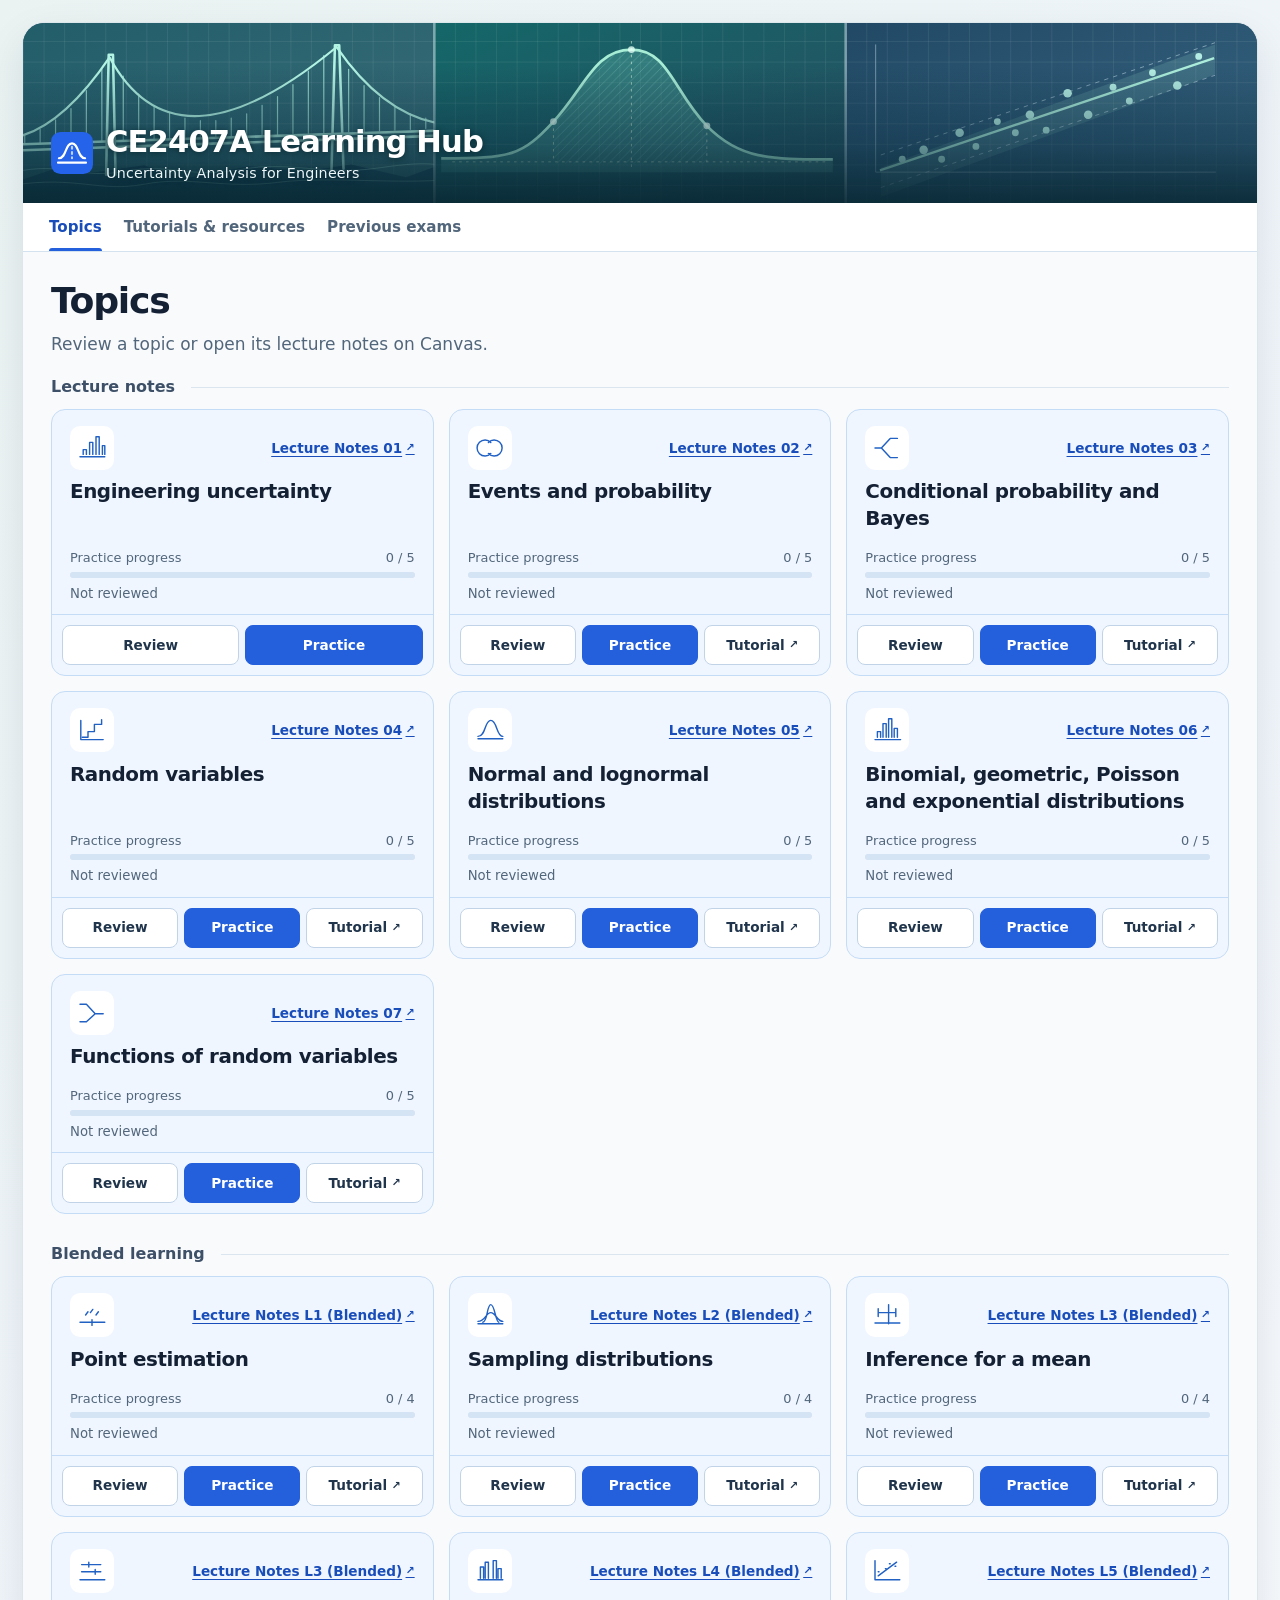
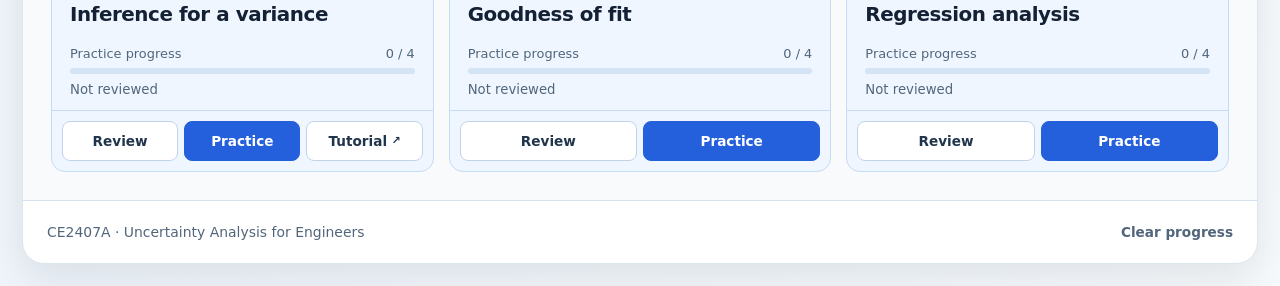
<file: index.html>
<!doctype html>
<html lang="en">
<head>
  <meta charset="utf-8">
  <meta name="viewport" content="width=device-width,initial-scale=1">
  <meta name="theme-color" content="#163b50">
  <meta name="description" content="Review CE2407A lecture concepts, work through examples and practise uncertainty analysis for engineers.">
  <title>CE2407A Learning Hub</title>
  <link rel="icon" href="assets/mark.svg" type="image/svg+xml">
  <link rel="stylesheet" href="styles.css?v=exams-nav">
  <link rel="stylesheet" href="exam-workbook.css?v=canvas-originals-1">
  <script defer src="chapters-a.js?v=lecture-notes-1"></script>
  <script defer src="chapters-b.js?v=distribution-models-1"></script>
  <script defer src="chapters-c.js?v=lecture-notes-1"></script>
  <script defer src="practice-format.js"></script>
  <script defer src="resources.js?v=canvas-originals-1"></script>
  <script defer src="assets/diagrams.js"></script>
  <script defer src="exam-workbook.js?v=canvas-originals-1"></script>
  <script defer src="app.js?v=exams-nav"></script>
</head>
<body>
  <a href="#main" class="skip">Skip to content</a>
  <div class="shell">
    <header class="masthead">
      <a class="brand" href="#/" aria-label="CE2407A Learning Hub home">
        <img src="assets/mark.svg" alt="" width="42" height="42">
        <span><strong>CE2407A</strong> Learning Hub<small>Uncertainty Analysis for Engineers</small></span>
      </a>
    </header>
    <nav class="topnav" aria-label="Hub navigation">
      <a href="#/" id="nav-topics">Topics</a>
      <a href="#/resources" id="nav-resources">Tutorials &amp; resources</a>
      <a href="#/exams" id="nav-exams">Previous exams</a>
    </nav>
    <p id="storage-notice" class="notice" hidden>Progress is available for this visit. Your browser could not save it on this device.</p>
    <main id="main" tabindex="-1"><noscript>Enable JavaScript to use the topic reviews and practice sets.</noscript></main>
    <footer><span>CE2407A · Uncertainty Analysis for Engineers</span><button id="clear" class="text-action" type="button">Clear progress</button></footer>
  </div>
  <dialog id="clear-dialog" aria-labelledby="clear-title">
    <h2 id="clear-title">Clear this browser’s progress?</h2>
    <p>Your topic progress, exam notes, review flags and saved practice data will be removed from this browser.</p>
    <form method="dialog" class="actions"><button class="button" value="cancel" autofocus>Cancel</button><button class="button danger" value="confirm">Clear progress</button></form>
  </dialog>
  <dialog id="diagram-dialog" class="diagram-dialog" aria-labelledby="diagram-title">
    <div class="dialog-head"><h2 id="diagram-title">Concept diagram</h2><form method="dialog"><button class="button" autofocus>Close</button></form></div>
    <div id="diagram-view" tabindex="0" role="region" aria-label="Enlarged diagram. Scroll horizontally on small screens."></div>
  </dialog>
  <div id="announcement" class="sr-only" role="status" aria-live="polite"></div>
</body>
</html>
</file>
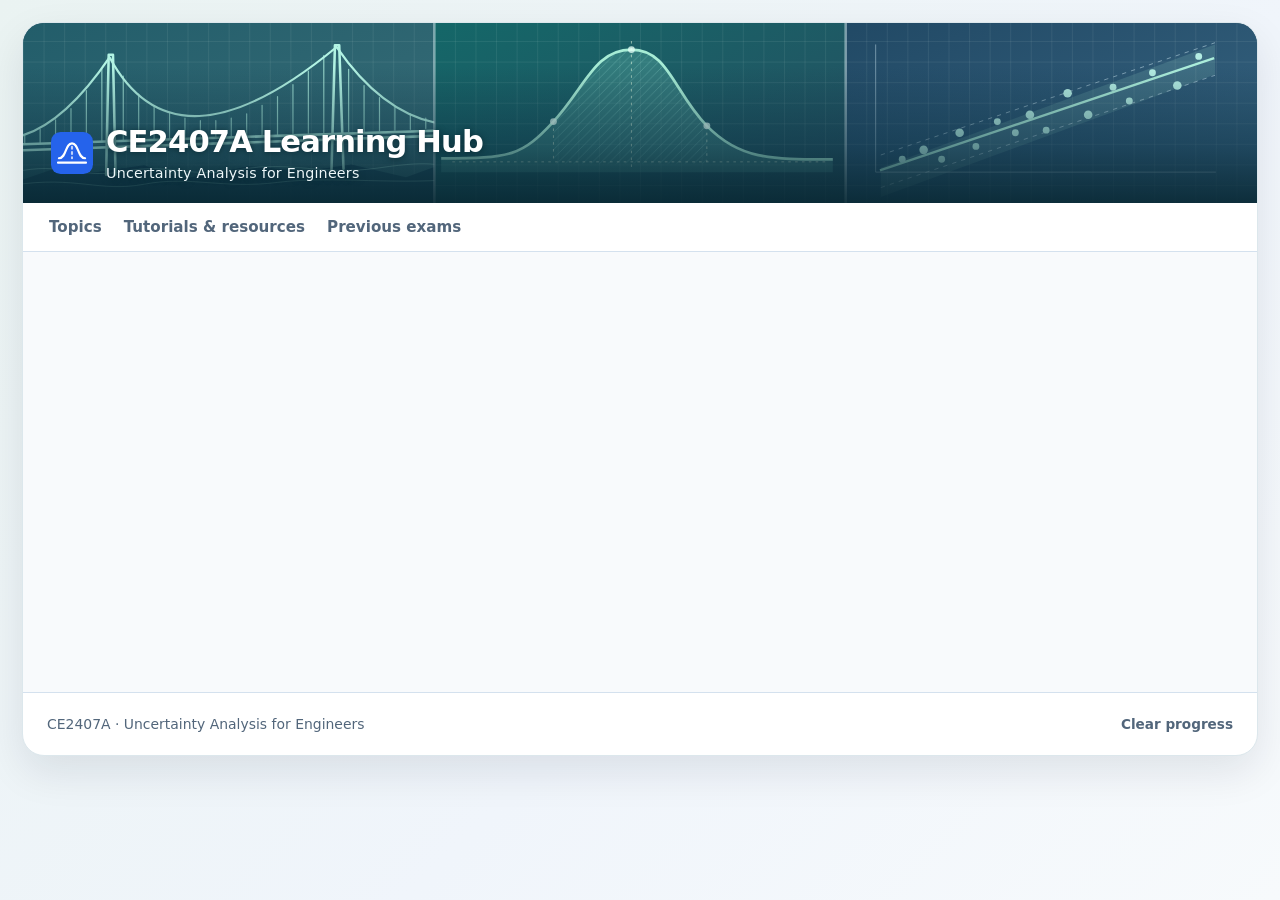
<file: study-guide.html>
<!doctype html>
<html lang="en">
<head>
  <meta charset="utf-8">
  <meta name="viewport" content="width=device-width, initial-scale=1">
  <meta name="robots" content="noindex">
  <meta http-equiv="refresh" content="0; url=./index.html#/">
  <title>CE2407A Learning Hub</title>
</head>
<body><p>Continue to the <a href="./index.html#/">CE2407A topic reviews</a>.</p></body>
</html>
</file>
<file: styles.css>
:root {
  color-scheme: light;
  --ink:#142033; --muted:#52667b; --blue:#245fdc; --darkblue:#194dba;
  --edge:#d4e1ee; --paper:#fff; --wash:#f8fafc; --card:#eff6ff;
  --teal:#087568; --teal-wash:#e9f7f2;
  font-family:ui-sans-serif,system-ui,-apple-system,"Segoe UI",Roboto,Helvetica,Arial,sans-serif;
  color:var(--ink); font-size:17px; line-height:1.5; font-synthesis:none;
}
* {box-sizing:border-box}
body {margin:0;padding:22px;min-height:100vh;background:linear-gradient(135deg,#eaf3f2,#f0f5fb 60%,#f7fafc)}
a {color:var(--darkblue);text-underline-offset:.18em}
button,input {font:inherit}
button {cursor:pointer}
a:focus-visible,button:focus-visible,summary:focus-visible,input:focus-visible {outline:3px solid #457df2;outline-offset:3px}
h1,h2,h3,p,figure {margin:0}
h1 {font-size:clamp(1.68rem,3vw,2.13rem);line-height:1.17;letter-spacing:-.035em}
h2 {font-size:1.25rem;line-height:1.3;letter-spacing:-.018em}
h3 {font-size:1.025rem;line-height:1.35}
li+li {margin-top:.42em}
.shell {max-width:1320px;margin:auto;overflow:hidden;border:1px solid #dce7ec;border-radius:22px;background:var(--paper);box-shadow:0 16px 42px #0f172a18}
.masthead {min-height:180px;display:flex;align-items:flex-end;padding:22px 28px;background:#214e61 url("assets/masthead.svg") center/cover no-repeat;position:relative;isolation:isolate}
.masthead:before {content:"";position:absolute;inset:0;background:linear-gradient(0deg,#072631df 0%,#092c3d77 32%,transparent 76%);z-index:-1}
.brand {display:inline-flex;align-items:center;gap:13px;color:#fff;text-decoration:none;font-size:clamp(1.4rem,3vw,1.8rem);line-height:1.15;font-weight:620;letter-spacing:-.029em;text-shadow:0 1px 6px #0b2c35}
.brand small {display:block;margin-top:5px;font-size:.84rem;font-weight:500;letter-spacing:.015em;color:#eef8fa}
.brand img {flex:none}
.topnav {display:flex;gap:22px;padding:0 26px;border-bottom:1px solid var(--edge);background:white}
@media(max-width:520px){.topnav{flex-wrap:wrap;column-gap:14px;row-gap:0;padding:0 12px}.topnav a{font-size:.82rem}}
.topnav a {display:flex;min-height:48px;align-items:center;position:relative;text-decoration:none;color:var(--muted);font-size:.89rem;font-weight:650}
.topnav a[aria-current] {color:var(--darkblue)}
.topnav a[aria-current]:after {content:"";height:3px;background:var(--blue);position:absolute;inset:auto 0 0;border-radius:3px 3px 0 0}
main {min-height:440px;padding:28px;background:var(--wash);outline:none}
.pagehead {margin:0 0 20px}
.lede {max-width:75ch;color:var(--muted);margin:.55rem 0 0}
.group+.group {margin-top:30px}
.group-heading {display:flex;gap:16px;align-items:center;margin:0 0 11px;color:#3d5067;font-size:.94rem;font-weight:720;letter-spacing:0}
.group-heading:after {content:"";flex:1;height:1px;background:#dbe5ef}
.grid {display:grid;grid-template-columns:repeat(3,minmax(0,1fr));gap:15px}
.card {border:1px solid #c5dcf6;border-radius:14px;overflow:hidden;display:flex;flex-direction:column;min-width:0;background:var(--card)}
.card:hover {border-color:#a9c4ee;box-shadow:0 4px 14px #0f172a0f}
.card-main {display:block;flex:1;padding:16px 18px 5px;color:var(--ink);text-decoration:none}
.card-main h3 a {color:var(--ink);text-decoration:none}
.card-main h3 a:hover {text-decoration:underline;text-underline-offset:4px}
.card-main h3 {font-size:1.17rem;margin:.55rem 0 .3rem;letter-spacing:-.022em}
.card-top,.progress-line,.review-header,.dialog-head,.practice-top,.section-top {display:flex;align-items:center;justify-content:space-between;gap:12px}
.note-link {display:inline-flex;align-items:center;gap:.25em;min-height:32px;color:var(--darkblue);font-size:.8rem;font-weight:600;text-underline-offset:.2em}
.card-state,.progress-line,.minor {font-size:.78rem;color:var(--muted)}
.chapter-icon {width:44px;height:44px;border-radius:10px;background:#fff;color:#2161c4;display:inline-flex;align-items:center;justify-content:center;flex-shrink:0}
.chapter-icon svg {width:32px;height:32px}
.status-block {padding:6px 18px 11px}
.progress-line {font-size:.76rem;line-height:1.35}
progress {display:block;width:100%;height:6px;margin:5px 0 6px;background:#d5e4f4;border:none;border-radius:10px;overflow:hidden;appearance:none}
progress::-webkit-progress-bar {background:#d5e4f4;border-radius:10px}
progress::-webkit-progress-value {background:var(--blue);border-radius:10px}
progress::-moz-progress-bar {background:var(--blue);border-radius:10px}
.is-reviewed {color:var(--teal);font-weight:650}
.card-actions {display:flex;flex-wrap:wrap;gap:6px;border-top:1px solid #c5dcf6;padding:10px}
.button,.card-actions a {display:inline-flex;align-items:center;justify-content:center;text-align:center;gap:.32em;min-height:42px;border:1px solid #c1d3e7;border-radius:8px;background:#fff;color:#20354c;font-size:.86rem;font-weight:650;line-height:1.3;text-decoration:none;padding:9px 14px}
.card-actions a {flex:1;font-size:.8rem;min-height:40px;white-space:nowrap;padding:7px 10px}
.button:hover,.card-actions a:hover {background:#e9f1fc;border-color:#8eafe3}
.button.primary,.card-actions .primary {background:var(--blue);color:white;border-color:var(--blue)}
.button.primary:hover,.card-actions .primary:hover {background:var(--darkblue)}
.button.danger {background:#ab2b36;border-color:#ab2b36;color:#fff}
.button.selected {border-color:#719adc;background:#edf4ff;color:var(--darkblue)}
.ext {font-size:.8em}
.back,.text-action {background:none;border:none;padding:0;color:var(--darkblue);font-weight:650;font-size:.88rem;text-decoration:none}
.back {display:inline-flex;align-items:center;min-height:36px;margin:-6px 0 12px}
.back:hover,.text-action:hover {text-decoration:underline}
.actions {display:flex;flex-wrap:wrap;gap:8px;align-items:center}
.review-header {align-items:flex-start;flex-wrap:wrap;margin-bottom:20px}
.topic-title {display:flex;align-items:center;gap:14px}
.topic-title .chapter-icon {width:50px;height:50px;background:#e6efff}
.topic-title .chapter-icon svg {width:38px;height:38px}
.layout {display:grid;grid-template-columns:minmax(0,1fr) minmax(200px,250px);gap:18px;align-items:start}
.stack {display:grid;gap:14px;min-width:0}
.panel,.disclose,.aside-box {background:#fff;border:1px solid var(--edge);border-radius:13px}
.panel,.aside-box {padding:19px 21px}
.panel>p,.panel>ul,.panel>ol {margin-top:.65rem}
.section-top {margin-bottom:14px}
.chart-wrap {background:#f2f8fa;border:1px solid #d5e7e8;border-radius:10px;padding:10px}
.chart-wrap svg {display:block;width:100%;height:auto}
.chart-wrap figcaption {font-size:.83rem;color:#384f5c;margin:7px 3px 1px}
.concept-layout {display:grid;grid-template-columns:minmax(0,.95fr) minmax(0,1.2fr);gap:14px;align-items:start}
.ideas {display:grid;gap:9px}
.idea {padding:10px 13px;border:1px solid #dce6ef;border-radius:9px;background:#f8fafc;overflow-wrap:anywhere}
.idea p,.example-text,.disclose p,.disclose li,.panel li {font-size:.94rem}
.idea p {margin-top:4px}
.formula {display:block;color:#183c68;font-family:"Cambria Math",Cambria,Georgia,serif;font-size:1.1rem;margin:5px 0;font-weight:600}
.disclose {padding:0 19px}
summary {cursor:pointer}
.disclose>summary {min-height:51px;display:flex;align-items:center;justify-content:space-between;gap:14px;font-weight:700;list-style:none}
.disclose>summary::after {content:"+";font-size:1.2rem;color:var(--darkblue)}
.disclose[open]>summary::after {content:"−"}
summary::-webkit-details-marker {display:none}
.disclose>div {padding:.1rem 0 1rem}
.disclose ul,.disclose ol {margin:.2rem 0;padding-left:1.4rem}
.reveal {margin-top:12px}
.reveal>summary {color:var(--darkblue);font-weight:650;font-size:.88rem}
.reveal[open]>p {margin-top:6px}
.aside-box {display:grid;gap:11px;font-size:.92rem}
.aside-box .button {width:100%}
.links {display:grid;gap:9px}
.links a {font-weight:600}
.resource-grid {display:grid;grid-template-columns:repeat(2,minmax(0,1fr));gap:14px}
.resource {display:block;padding:16px 18px;background:white;border:1px solid var(--edge);border-radius:11px;text-decoration:none}
.resource:hover {border-color:#94b3de}
.resource span {display:block;margin-top:4px;color:var(--muted);font-size:.9rem}
.practice {max-width:850px;margin:0 auto}
.practice-top {margin:0 0 10px}
.practice-top .back {margin:0}
.segments {display:flex;gap:6px;margin:0 0 15px}
.segments>span {height:6px;flex:1;border-radius:5px;background:#dfe8f1}
.segments .current {background:#80a4e8}.segments .right {background:#20937b}.segments .wrong {background:#cb704d}
.practice .panel {padding:clamp(18px,3.2vw,34px)}
.question {margin:.55rem 0 1rem;font-size:clamp(1.25rem,2.4vw,1.67rem);line-height:1.34}
.choices {display:grid;gap:9px;border:0;margin:0 0 16px;padding:0}
.choice {display:flex;align-items:baseline;gap:12px;position:relative;padding:13px 14px;border:1px solid #ccdbe9;border-radius:9px;cursor:pointer;line-height:1.45}
.choice:has(input:checked) {border-color:#5a88da;background:#edf4ff}
.choice input {width:17px;height:17px;flex:none;accent-color:var(--blue)}
.choice:has(input:disabled) {cursor:default}
.choice.solution {border-color:#7eb5a4;background:#edf8f3}
.feedback {margin:15px 0;padding:15px 17px;border-radius:9px;background:#edf8f4;border-left:4px solid #308e75}
.feedback.incorrect {background:#fff5e9;border-color:#b9772e}
.feedback p {margin-top:6px}
.error {color:#9e252f;font-weight:650}
.error:not(:empty) {margin:0 0 9px}
.numeric-label {display:block;font-weight:650;margin-bottom:6px}
.numeric-row {display:flex;align-items:center;gap:12px}
.numeric-row input {padding:10px 12px;width:min(230px,70%);border:1px solid #b7cadc;border-radius:8px}
.numeric-help {margin:6px 0 14px}
.hint-box {margin:0 0 15px;padding:9px 13px;background:#f2f6fd;border:1px solid var(--edge);border-radius:8px;font-size:.9rem}
.hint-box summary {color:var(--darkblue);font-weight:650}
.hint-box p {margin-top:6px}
.score {font-size:2.3rem;font-weight:750;letter-spacing:-.06em;margin:8px 0;color:var(--darkblue)}
.score span {font-size:1rem;color:var(--muted);font-weight:550;letter-spacing:0}
.results {margin-top:18px}
footer {display:flex;align-items:center;justify-content:space-between;flex-wrap:wrap;gap:6px 16px;padding:10px 24px;border-top:1px solid var(--edge);color:var(--muted);font-size:.82rem}
footer .text-action {min-height:42px;color:var(--muted);font-size:.8rem}
.notice {padding:10px 24px;color:#755420;background:#fff6d9;font-size:.86rem}
dialog {background:white;color:var(--ink);border:1px solid var(--edge);border-radius:13px;padding:22px;width:min(450px,calc(100% - 28px));box-shadow:0 16px 48px #14203333}
dialog::backdrop {background:#15243788}
dialog>p {margin:12px 0 18px}
dialog .actions {justify-content:flex-end}
.diagram-dialog {width:min(760px,calc(100% - 22px))}
.dialog-head {margin-bottom:12px}
#diagram-view {overflow:auto}
#diagram-view .chart-wrap svg {min-width:500px}
#diagram-view:focus-visible {outline:3px solid #457df2;outline-offset:2px}
.sr-only,.skip:not(:focus) {position:absolute;width:1px;height:1px;overflow:hidden;clip-path:inset(50%);white-space:nowrap}
.skip:focus {position:fixed;top:10px;left:12px;background:white;padding:10px;z-index:10}
@media (max-width:1000px) {.grid{grid-template-columns:repeat(2,minmax(0,1fr))}.layout{grid-template-columns:minmax(0,1fr) 190px}.concept-layout{grid-template-columns:1fr}}
@media (max-width:760px) {body{padding:10px}.shell{border-radius:15px}.masthead{min-height:143px;padding:18px}.topnav{padding:0 18px}main{padding:19px 16px}.layout{grid-template-columns:1fr}.concept-layout{grid-template-columns:1fr}.resource-grid{grid-template-columns:1fr}.panel,.aside-box{padding:15px}.review-header{gap:14px}.pagehead{margin-bottom:16px}footer{padding:8px 16px}}
@media (max-width:500px) {body{padding:0}.shell{border-width:0;border-radius:0}.masthead{min-height:128px;background-size:auto 135px}.grid{grid-template-columns:1fr;gap:12px}.group+.group{margin-top:24px}.card-main{padding:14px 16px 5px}.brand img{width:35px;height:35px}.brand small{font-size:.73rem}.practice-top{gap:4px}.actions .button{min-height:44px}.card-actions a{min-height:44px}footer{font-size:.76rem}}
@media print {body{background:white;padding:0}.shell{box-shadow:none;border:0}.masthead{min-height:0;padding:8px;background:#fff}.brand,.brand small{color:#142033;text-shadow:none}.topnav,footer,.text-action,.actions,.back,.topic-title .chapter-icon{display:none}.layout,.concept-layout{display:block}.aside-box{display:none}main{padding:0;background:white}.panel,.idea{break-inside:avoid}}
</file>
<file: exam-workbook.css>
#exam-workbook {max-width:1080px;margin:auto}
#exam-workbook h1,#exam-workbook h2,#exam-workbook h3 {overflow-wrap:anywhere}
.wb-grid {display:grid;grid-template-columns:repeat(2,minmax(0,1fr));gap:15px}
.wb-card,.wb-notes,.wb-part,.wb-data,.wb-solution,.wb-question-list li {border:1px solid var(--edge);border-radius:13px;background:white}
.wb-card {display:grid;align-content:start;justify-items:start;gap:10px;padding:20px;background:var(--card)}
.wb-card h2 a {color:var(--ink);text-decoration:none}
.wb-card h2 a:hover,.wb-question-list a:hover {text-decoration:underline}
.wb-meta,.wb-muted,.wb-caption,.wb-unit {color:var(--muted);font-size:.88rem}
.wb-meta {margin:.25rem 0}
.wb-sources {display:flex;align-items:baseline;gap:6px 18px;flex-wrap:wrap;font-size:.9rem;font-weight:600}
.wb-card .wb-progress {width:100%;margin:0}
.wb-progress {max-width:470px;margin:12px 0 20px}
.wb-progress span {font-size:.83rem;color:var(--muted)}
.wb-caption {margin-top:1rem}
.wb-solution,.wb-data {padding:12px 18px;margin:16px 0}
#exam-workbook summary {display:list-item;padding:3px 0;cursor:pointer;color:var(--darkblue);font-weight:650}
#exam-workbook summary::-webkit-details-marker {display:inline-block}
.wb-solution p,.wb-data dl {display:block;margin:.5rem 0;font-size:.93rem}
.wb-question-list {list-style:none;padding:0;margin:12px 0;display:grid;gap:8px}
.wb-question-list li {margin:0}
.wb-question-list a {display:flex;align-items:baseline;gap:10px;padding:13px 16px;text-decoration:none;font-weight:650}
.wb-question-list small {margin-left:auto;color:var(--muted);text-align:right}
.wb-qnav,.wb-sequence,.wb-marks {display:flex;flex-wrap:wrap;align-items:center;gap:8px}
.wb-qnav {margin:14px 0}
.wb-qnav a {padding:6px 12px;border-radius:7px;background:white;border:1px solid var(--edge);font-weight:650;text-decoration:none}
.wb-qnav a[aria-current=page] {background:var(--darkblue);border-color:var(--darkblue);color:white}
.wb-guide,.wb-setup {margin:13px 0;max-width:78ch}
.wb-notes,.wb-part {padding:16px 19px;margin:13px 0}
.wb-notes>label {display:block;margin:9px 0 4px;font-weight:600}
.wb-notes textarea,.wb-fields input {width:100%;border:1px solid #99aabe;border-radius:7px;padding:8px 10px;font:inherit;color:var(--ink);background:white}
.wb-notes textarea {resize:vertical;min-height:100px}
.wb-notes textarea:focus-visible,.wb-fields input:focus-visible {outline:3px solid var(--blue);outline-offset:2px}
.wb-marks {margin-top:12px;gap:10px 24px}
.wb-marks label {display:inline-flex;gap:7px;align-items:center;cursor:pointer;font-size:.9rem}
.wb-marks input {width:17px;height:17px;accent-color:var(--blue)}
.wb-sequence {margin-top:16px;justify-content:space-between}
.wb-sequence a:only-child {margin-left:auto}
.wb-setup,.wb-data dd,.wb-part>p,.wb-working li {white-space:pre-line;overflow-wrap:anywhere}
.wb-data dl {display:grid;gap:8px}
.wb-data dl>div {display:grid;grid-template-columns:minmax(8rem,1fr) minmax(0,2fr);gap:10px;border-top:1px solid var(--edge);padding:7px 0}
.wb-data dt {font-weight:650}
.wb-data dd {margin:0}
.wb-fields {display:grid;grid-template-columns:repeat(auto-fit,minmax(min(100%,210px),1fr));gap:10px;margin:12px 0}
.wb-fields label {min-width:0;font-weight:600;font-size:.91rem}
.wb-fields input {display:block;min-height:42px;margin:4px 0}
.wb-fields small {display:block;font-weight:400}
.wb-unit {font-weight:400}
.wb-verdict {display:block;font-weight:650}
.wb-verdict.right {color:#06644d}
.wb-verdict.retry {color:#a23f19}
.wb-working,.wb-hint,.wb-part>p {margin-top:.6rem}
.wb-working {background:#eff5fb;border-radius:7px;padding:8px 12px}
.wb-working ol {padding:0 0 0 1.35rem;margin:.5rem 0}
@media(max-width:620px) {
  .wb-grid,.wb-fields {grid-template-columns:1fr}
  .wb-card,.wb-notes,.wb-part {padding:15px}
  .wb-data dl>div {grid-template-columns:1fr;gap:3px}
}
</file>
